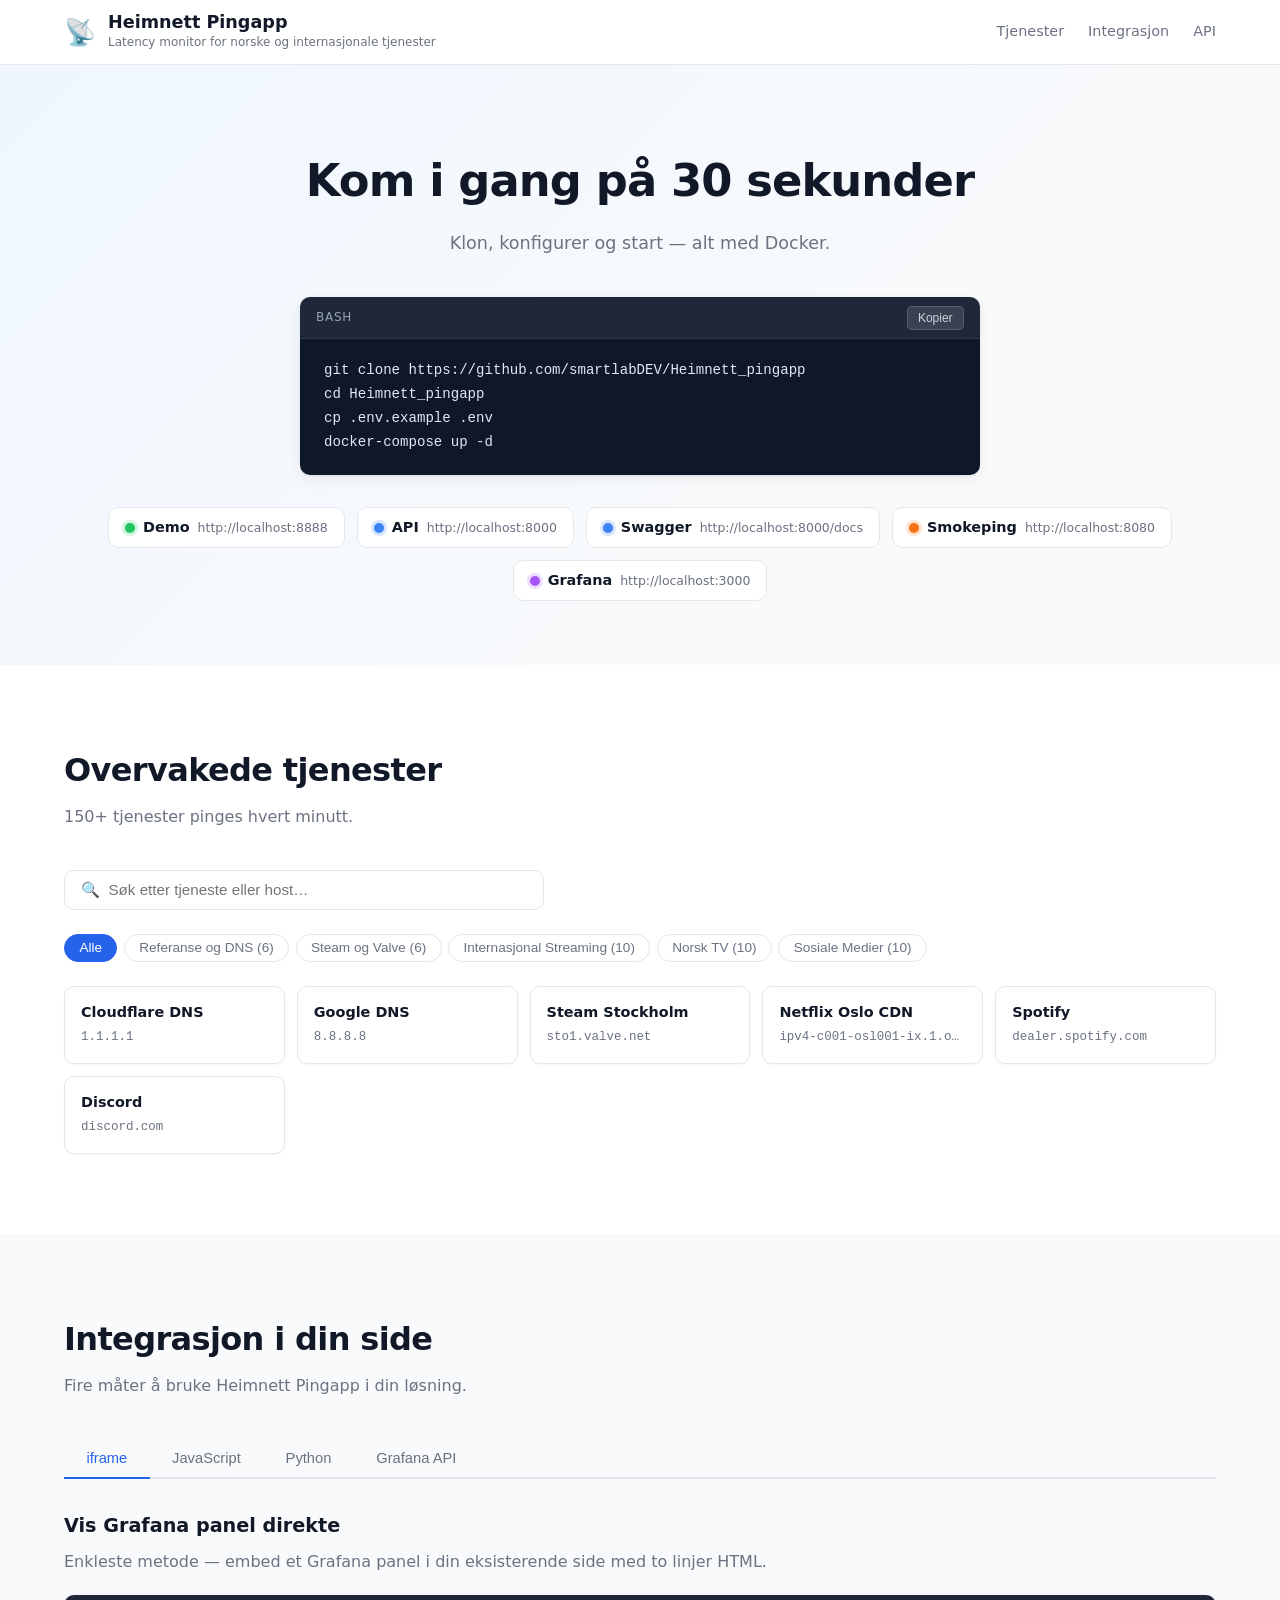
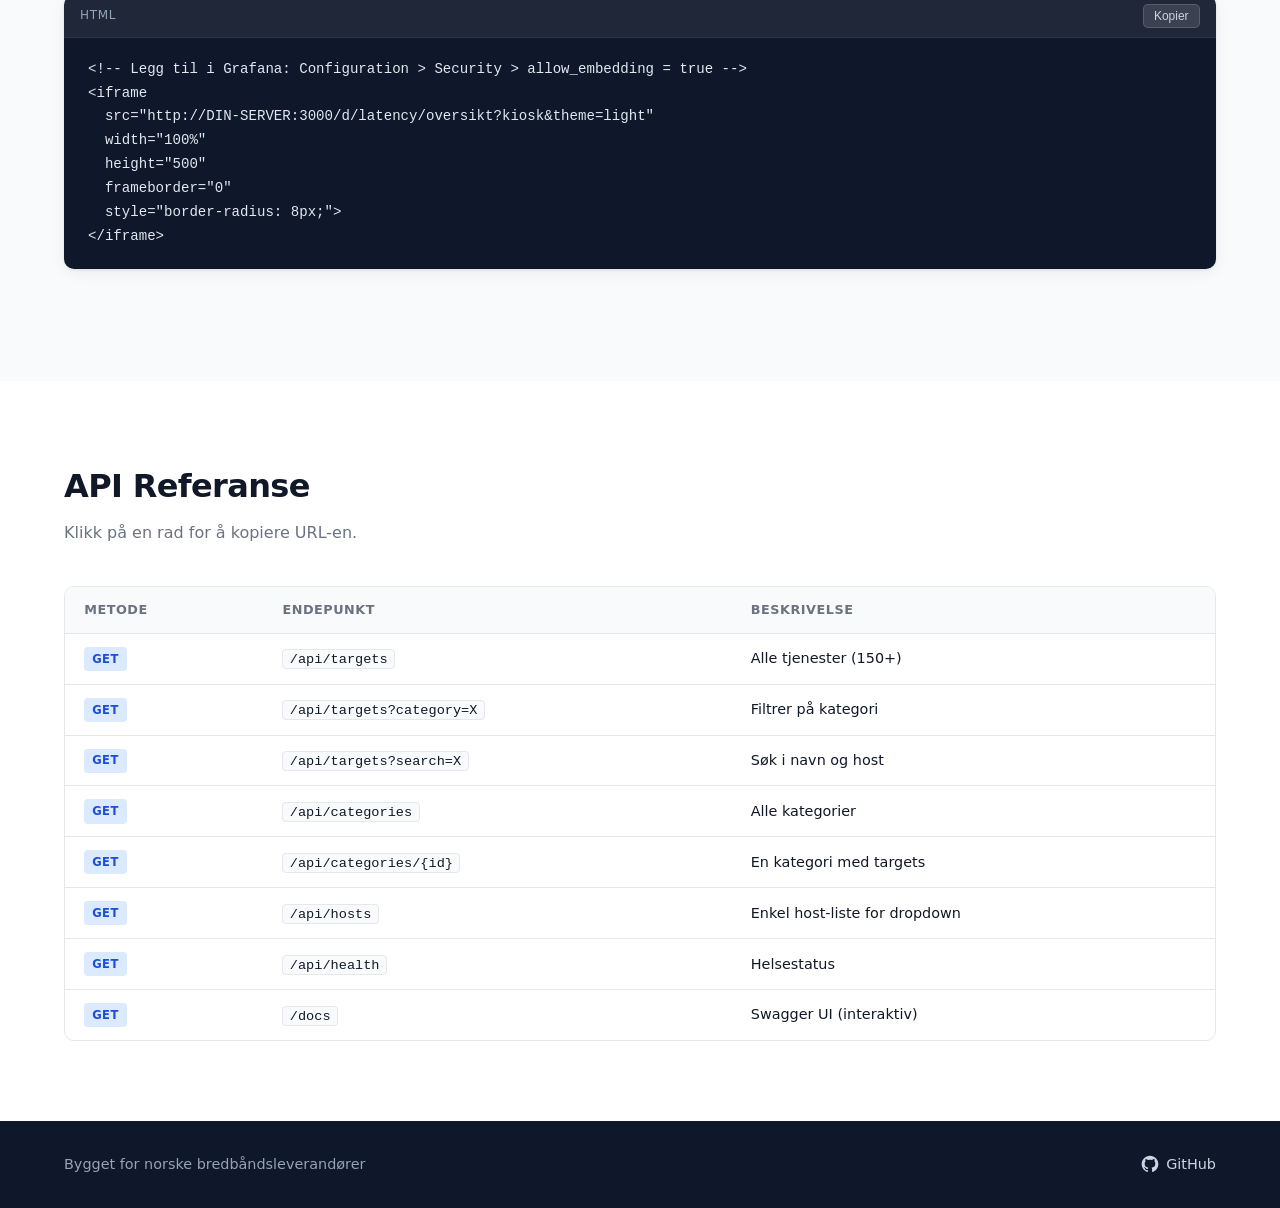
<file: web/index.html>
<!DOCTYPE html>
<html lang="no">
<head>
  <meta charset="UTF-8" />
  <meta name="viewport" content="width=device-width, initial-scale=1.0" />
  <title>Heimnett Pingapp — Latency Monitor</title>
  <link rel="stylesheet" href="style.css" />
</head>
<body>

  <!-- HEADER -->
  <header>
    <div class="container header-inner">
      <div class="logo">
        <span class="logo-icon">📡</span>
        <div>
          <span class="logo-name">Heimnett Pingapp</span>
          <span class="logo-tagline">Latency monitor for norske og internasjonale tjenester</span>
        </div>
      </div>
      <nav>
        <a href="#tjenester">Tjenester</a>
        <a href="#integrasjon">Integrasjon</a>
        <a href="#api-ref">API</a>
      </nav>
    </div>
  </header>

  <!-- HERO -->
  <section class="hero">
    <div class="container">
      <h1>Kom i gang på 30 sekunder</h1>
      <p class="hero-sub">Klon, konfigurer og start — alt med Docker.</p>

      <div class="code-block-wrap">
        <div class="code-block-header">
          <span class="code-lang">bash</span>
          <button class="copy-btn" data-target="cmd-start">Kopier</button>
        </div>
        <pre id="cmd-start"><code>git clone https://github.com/smartlabDEV/Heimnett_pingapp
cd Heimnett_pingapp
cp .env.example .env
docker-compose up -d</code></pre>
      </div>

      <div class="status-grid">
        <a class="status-item" href="http://localhost:8888" target="_blank">
          <span class="status-dot green"></span>
          <span class="status-label">Demo</span>
          <span class="status-url">http://localhost:8888</span>
        </a>
        <a class="status-item" href="http://localhost:8000" target="_blank">
          <span class="status-dot blue"></span>
          <span class="status-label">API</span>
          <span class="status-url">http://localhost:8000</span>
        </a>
        <a class="status-item" href="http://localhost:8000/docs" target="_blank">
          <span class="status-dot blue"></span>
          <span class="status-label">Swagger</span>
          <span class="status-url">http://localhost:8000/docs</span>
        </a>
        <a class="status-item" href="http://localhost:8080" target="_blank">
          <span class="status-dot orange"></span>
          <span class="status-label">Smokeping</span>
          <span class="status-url">http://localhost:8080</span>
        </a>
        <a class="status-item" href="http://localhost:3000" target="_blank">
          <span class="status-dot purple"></span>
          <span class="status-label">Grafana</span>
          <span class="status-url">http://localhost:3000</span>
        </a>
      </div>
    </div>
  </section>

  <!-- TJENESTER -->
  <section id="tjenester" class="section">
    <div class="container">
      <h2>Overvakede tjenester</h2>
      <p class="section-sub">150+ tjenester pinges hvert minutt.</p>

      <div class="search-wrap">
        <input type="text" id="search-input" placeholder="🔍  Søk etter tjeneste eller host…" />
      </div>

      <div id="category-tabs" class="tabs"></div>
      <div id="targets-grid" class="targets-grid"></div>
      <div id="targets-empty" class="empty-msg" style="display:none">Ingen treff.</div>
    </div>
  </section>

  <!-- INTEGRASJON -->
  <section id="integrasjon" class="section section-alt">
    <div class="container">
      <h2>Integrasjon i din side</h2>
      <p class="section-sub">Fire måter å bruke Heimnett Pingapp i din løsning.</p>

      <div class="int-tabs">
        <button class="int-tab active" data-tab="iframe">iframe</button>
        <button class="int-tab" data-tab="js">JavaScript</button>
        <button class="int-tab" data-tab="python">Python</button>
        <button class="int-tab" data-tab="grafana">Grafana API</button>
      </div>

      <!-- iframe -->
      <div class="int-panel active" id="tab-iframe">
        <h3>Vis Grafana panel direkte</h3>
        <p>Enkleste metode — embed et Grafana panel i din eksisterende side med to linjer HTML.</p>
        <div class="code-block-wrap">
          <div class="code-block-header">
            <span class="code-lang">html</span>
            <button class="copy-btn" data-target="code-iframe">Kopier</button>
          </div>
          <pre id="code-iframe"><code>&lt;!-- Legg til i Grafana: Configuration &gt; Security &gt; allow_embedding = true --&gt;
&lt;iframe
  src="http://DIN-SERVER:3000/d/latency/oversikt?kiosk&amp;theme=light"
  width="100%"
  height="500"
  frameborder="0"
  style="border-radius: 8px;"&gt;
&lt;/iframe&gt;</code></pre>
        </div>
      </div>

      <!-- JavaScript -->
      <div class="int-panel" id="tab-js">
        <h3>Hent data med fetch()</h3>
        <p>Hent liste over overvakede tjenester og bygg din egen visning.</p>
        <div class="code-block-wrap">
          <div class="code-block-header">
            <span class="code-lang">javascript</span>
            <button class="copy-btn" data-target="code-js">Kopier</button>
          </div>
          <pre id="code-js"><code>// Hent alle tjenester
const res = await fetch('http://DIN-SERVER:8000/api/targets')
const { targets } = await res.json()

// Filtrer pa kategori
const gaming = await fetch('http://DIN-SERVER:8000/api/targets?category=Gaming_Steam')
const { targets: gamingTargets } = await gaming.json()

// Soek
const netflix = await fetch('http://DIN-SERVER:8000/api/targets?search=netflix')</code></pre>
        </div>
      </div>

      <!-- Python -->
      <div class="int-panel" id="tab-python">
        <h3>Hent data med requests</h3>
        <div class="code-block-wrap">
          <div class="code-block-header">
            <span class="code-lang">python</span>
            <button class="copy-btn" data-target="code-python">Kopier</button>
          </div>
          <pre id="code-python"><code>import requests

BASE = 'http://DIN-SERVER:8000'

# Alle tjenester
r = requests.get(f'{BASE}/api/targets')
targets = r.json()['targets']

# Filtrer pa kategori
gaming = requests.get(f'{BASE}/api/targets', params={'category': 'Gaming_Steam'})

# Alle kategorier
categories = requests.get(f'{BASE}/api/categories').json()</code></pre>
        </div>
      </div>

      <!-- Grafana API -->
      <div class="int-panel" id="tab-grafana">
        <h3>Hent latency-data fra Grafana</h3>
        <p>For full kontroll — hent raa latency-data og tegn dine egne grafer.</p>
        <div class="code-block-wrap">
          <div class="code-block-header">
            <span class="code-lang">javascript</span>
            <button class="copy-btn" data-target="code-grafana">Kopier</button>
          </div>
          <pre id="code-grafana"><code>// Generer API-nokkel i Grafana: Configuration &gt; API keys
const GRAFANA = 'http://DIN-SERVER:3000'
const API_KEY = 'din-api-nokkel'

// Hent dashboard
const res = await fetch(`${GRAFANA}/api/dashboards/home`, {
  headers: { 'Authorization': `Bearer ${API_KEY}` }
})

// Hent alle datasources
const ds = await fetch(`${GRAFANA}/api/datasources`, {
  headers: { 'Authorization': `Bearer ${API_KEY}` }
})</code></pre>
        </div>
      </div>
    </div>
  </section>

  <!-- API REFERANSE -->
  <section id="api-ref" class="section">
    <div class="container">
      <h2>API Referanse</h2>
      <p class="section-sub">Klikk på en rad for å kopiere URL-en.</p>

      <div class="table-wrap">
        <table class="api-table">
          <thead>
            <tr>
              <th>Metode</th>
              <th>Endepunkt</th>
              <th>Beskrivelse</th>
            </tr>
          </thead>
          <tbody>
            <tr class="clickable-row" data-url="http://localhost:8000/api/targets">
              <td><span class="badge get">GET</span></td>
              <td><code>/api/targets</code></td>
              <td>Alle tjenester (150+)</td>
            </tr>
            <tr class="clickable-row" data-url="http://localhost:8000/api/targets?category=Gaming_Steam">
              <td><span class="badge get">GET</span></td>
              <td><code>/api/targets?category=X</code></td>
              <td>Filtrer på kategori</td>
            </tr>
            <tr class="clickable-row" data-url="http://localhost:8000/api/targets?search=netflix">
              <td><span class="badge get">GET</span></td>
              <td><code>/api/targets?search=X</code></td>
              <td>Søk i navn og host</td>
            </tr>
            <tr class="clickable-row" data-url="http://localhost:8000/api/categories">
              <td><span class="badge get">GET</span></td>
              <td><code>/api/categories</code></td>
              <td>Alle kategorier</td>
            </tr>
            <tr class="clickable-row" data-url="http://localhost:8000/api/categories/Gaming_Steam">
              <td><span class="badge get">GET</span></td>
              <td><code>/api/categories/{id}</code></td>
              <td>En kategori med targets</td>
            </tr>
            <tr class="clickable-row" data-url="http://localhost:8000/api/hosts">
              <td><span class="badge get">GET</span></td>
              <td><code>/api/hosts</code></td>
              <td>Enkel host-liste for dropdown</td>
            </tr>
            <tr class="clickable-row" data-url="http://localhost:8000/api/health">
              <td><span class="badge get">GET</span></td>
              <td><code>/api/health</code></td>
              <td>Helsestatus</td>
            </tr>
            <tr class="clickable-row" data-url="http://localhost:8000/docs">
              <td><span class="badge get">GET</span></td>
              <td><code>/docs</code></td>
              <td>Swagger UI (interaktiv)</td>
            </tr>
          </tbody>
        </table>
      </div>
      <div id="copy-toast" class="toast" aria-live="polite"></div>
    </div>
  </section>

  <!-- FOOTER -->
  <footer>
    <div class="container footer-inner">
      <span>Bygget for norske bredbåndsleverandører</span>
      <a href="https://github.com/smartlabDEV/Heimnett_pingapp" target="_blank" rel="noopener">
        <svg width="20" height="20" viewBox="0 0 24 24" fill="currentColor" aria-hidden="true"><path d="M12 2C6.477 2 2 6.477 2 12c0 4.418 2.865 8.166 6.839 9.489.5.092.682-.217.682-.483 0-.237-.009-.868-.013-1.703-2.782.604-3.369-1.342-3.369-1.342-.454-1.154-1.11-1.461-1.11-1.461-.908-.62.069-.608.069-.608 1.003.07 1.531 1.03 1.531 1.03.892 1.529 2.341 1.087 2.91.832.092-.647.35-1.088.636-1.338-2.22-.253-4.555-1.11-4.555-4.943 0-1.091.39-1.984 1.029-2.683-.103-.253-.446-1.27.098-2.647 0 0 .84-.269 2.75 1.025A9.578 9.578 0 0 1 12 6.836a9.59 9.59 0 0 1 2.504.337c1.909-1.294 2.747-1.025 2.747-1.025.546 1.377.203 2.394.1 2.647.64.699 1.028 1.592 1.028 2.683 0 3.842-2.339 4.687-4.566 4.935.359.309.678.919.678 1.852 0 1.336-.012 2.415-.012 2.743 0 .267.18.579.688.481C19.138 20.163 22 16.418 22 12c0-5.523-4.477-10-10-10z"/></svg>
        GitHub
      </a>
    </div>
  </footer>

  <script src="app.js"></script>
</body>
</html>
</file>
<file: web/style.css>
/* ── Reset & Base ─────────────────────────────────────────────────── */
*, *::before, *::after { box-sizing: border-box; margin: 0; padding: 0; }

:root {
  --white:   #ffffff;
  --bg:      #f8fafc;
  --text:    #111827;
  --muted:   #6b7280;
  --accent:  #2563eb;
  --accent-h:#1d4ed8;
  --dark:    #0f172a;
  --border:  #e5e7eb;
  --radius:  10px;
  --shadow:  0 1px 3px rgba(0,0,0,.08), 0 4px 16px rgba(0,0,0,.06);
}

html { scroll-behavior: smooth; }

body {
  font-family: system-ui, -apple-system, BlinkMacSystemFont, 'Segoe UI', sans-serif;
  background: var(--white);
  color: var(--text);
  line-height: 1.6;
}

a { color: inherit; text-decoration: none; }

.container {
  max-width: 1200px;
  margin: 0 auto;
  padding: 0 1.5rem;
}

/* ── Header ───────────────────────────────────────────────────────── */
header {
  position: sticky;
  top: 0;
  z-index: 100;
  background: rgba(255,255,255,.92);
  backdrop-filter: blur(12px);
  border-bottom: 1px solid var(--border);
}

.header-inner {
  display: flex;
  align-items: center;
  justify-content: space-between;
  height: 64px;
}

.logo {
  display: flex;
  align-items: center;
  gap: .75rem;
}

.logo-icon { font-size: 1.6rem; }

.logo-name {
  display: block;
  font-weight: 700;
  font-size: 1.1rem;
  line-height: 1.2;
}

.logo-tagline {
  display: block;
  font-size: .75rem;
  color: var(--muted);
}

nav { display: flex; gap: 1.5rem; }

nav a {
  font-size: .9rem;
  font-weight: 500;
  color: var(--muted);
  transition: color .15s;
}

nav a:hover { color: var(--accent); }

/* ── Hero ─────────────────────────────────────────────────────────── */
.hero {
  background: linear-gradient(135deg, #eff6ff 0%, var(--bg) 60%);
  padding: 5rem 0 4rem;
  text-align: center;
}

.hero h1 {
  font-size: clamp(1.8rem, 4vw, 2.8rem);
  font-weight: 800;
  letter-spacing: -.02em;
  margin-bottom: .75rem;
}

.hero-sub {
  font-size: 1.1rem;
  color: var(--muted);
  margin-bottom: 2.5rem;
}

/* ── Code blocks ──────────────────────────────────────────────────── */
.code-block-wrap {
  background: var(--dark);
  border-radius: var(--radius);
  overflow: hidden;
  text-align: left;
  max-width: 680px;
  margin: 0 auto 2rem;
  box-shadow: var(--shadow);
}

.code-block-header {
  display: flex;
  justify-content: space-between;
  align-items: center;
  padding: .55rem 1rem;
  background: rgba(255,255,255,.07);
  border-bottom: 1px solid rgba(255,255,255,.06);
}

.code-lang {
  font-size: .75rem;
  text-transform: uppercase;
  letter-spacing: .06em;
  color: #94a3b8;
}

pre {
  padding: 1.25rem 1.5rem;
  overflow-x: auto;
}

pre code {
  font-family: 'SFMono-Regular', Consolas, 'Liberation Mono', Menlo, monospace;
  font-size: .88rem;
  color: #e2e8f0;
  line-height: 1.7;
  white-space: pre;
}

/* copy button */
.copy-btn {
  background: rgba(255,255,255,.12);
  border: 1px solid rgba(255,255,255,.15);
  color: #cbd5e1;
  font-size: .75rem;
  padding: .25rem .65rem;
  border-radius: 5px;
  cursor: pointer;
  transition: background .15s, color .15s;
}

.copy-btn:hover { background: rgba(255,255,255,.22); color: #fff; }
.copy-btn.copied { background: #16a34a; color: #fff; border-color: #16a34a; }

/* ── Status grid ─────────────────────────────────────────────────── */
.status-grid {
  display: flex;
  flex-wrap: wrap;
  gap: .75rem;
  justify-content: center;
}

.status-item {
  display: flex;
  align-items: center;
  gap: .5rem;
  background: var(--white);
  border: 1px solid var(--border);
  border-radius: var(--radius);
  padding: .5rem 1rem;
  transition: box-shadow .15s, transform .15s;
  cursor: pointer;
}

.status-item:hover {
  box-shadow: var(--shadow);
  transform: translateY(-2px);
}

.status-dot {
  width: 10px; height: 10px;
  border-radius: 50%;
  flex-shrink: 0;
}

.status-dot.green  { background: #22c55e; box-shadow: 0 0 0 3px rgba(34,197,94,.2); }
.status-dot.blue   { background: #3b82f6; box-shadow: 0 0 0 3px rgba(59,130,246,.2); }
.status-dot.orange { background: #f97316; box-shadow: 0 0 0 3px rgba(249,115,22,.2); }
.status-dot.purple { background: #a855f7; box-shadow: 0 0 0 3px rgba(168,85,247,.2); }

.status-label { font-weight: 600; font-size: .9rem; }
.status-url   { font-size: .78rem; color: var(--muted); }

/* ── Sections ────────────────────────────────────────────────────── */
.section     { padding: 5rem 0; }
.section-alt { background: var(--bg); }

.section h2 {
  font-size: clamp(1.4rem, 3vw, 2rem);
  font-weight: 800;
  letter-spacing: -.02em;
  margin-bottom: .5rem;
}

.section-sub {
  font-size: 1rem;
  color: var(--muted);
  margin-bottom: 2.5rem;
}

/* ── Search ──────────────────────────────────────────────────────── */
.search-wrap { margin-bottom: 1.5rem; }

#search-input {
  width: 100%;
  max-width: 480px;
  padding: .65rem 1rem;
  border: 1px solid var(--border);
  border-radius: var(--radius);
  font-size: .95rem;
  outline: none;
  transition: border-color .15s, box-shadow .15s;
}

#search-input:focus {
  border-color: var(--accent);
  box-shadow: 0 0 0 3px rgba(37,99,235,.12);
}

/* ── Category tabs ───────────────────────────────────────────────── */
.tabs {
  display: flex;
  flex-wrap: wrap;
  gap: .4rem;
  margin-bottom: 1.5rem;
}

.tab-btn {
  background: none;
  border: 1px solid var(--border);
  border-radius: 20px;
  padding: .35rem .9rem;
  font-size: .85rem;
  font-weight: 500;
  cursor: pointer;
  transition: all .15s;
  color: var(--muted);
}

.tab-btn:hover { border-color: var(--accent); color: var(--accent); }

.tab-btn.active {
  background: var(--accent);
  border-color: var(--accent);
  color: var(--white);
}

/* ── Targets grid ────────────────────────────────────────────────── */
.targets-grid {
  display: grid;
  grid-template-columns: repeat(auto-fill, minmax(220px, 1fr));
  gap: .75rem;
}

.target-card {
  background: var(--white);
  border: 1px solid var(--border);
  border-radius: var(--radius);
  padding: .9rem 1rem;
  box-shadow: 0 1px 2px rgba(0,0,0,.04);
  transition: box-shadow .15s, transform .15s;
}

.target-card:hover {
  box-shadow: var(--shadow);
  transform: translateY(-2px);
}

.target-name {
  font-weight: 600;
  font-size: .9rem;
  margin-bottom: .25rem;
  white-space: nowrap;
  overflow: hidden;
  text-overflow: ellipsis;
}

.target-host {
  font-size: .78rem;
  color: var(--muted);
  font-family: 'SFMono-Regular', Consolas, monospace;
  white-space: nowrap;
  overflow: hidden;
  text-overflow: ellipsis;
}

.empty-msg {
  color: var(--muted);
  padding: 2rem 0;
  text-align: center;
}

/* ── Integration tabs ────────────────────────────────────────────── */
.int-tabs {
  display: flex;
  gap: 0;
  margin-bottom: 0;
  border-bottom: 2px solid var(--border);
}

.int-tab {
  background: none;
  border: none;
  padding: .7rem 1.4rem;
  font-size: .92rem;
  font-weight: 500;
  cursor: pointer;
  color: var(--muted);
  border-bottom: 2px solid transparent;
  margin-bottom: -2px;
  transition: color .15s, border-color .15s;
}

.int-tab:hover { color: var(--accent); }

.int-tab.active {
  color: var(--accent);
  border-bottom-color: var(--accent);
}

.int-panel { display: none; padding-top: 2rem; }
.int-panel.active { display: block; }

.int-panel h3 {
  font-size: 1.2rem;
  font-weight: 700;
  margin-bottom: .5rem;
}

.int-panel p {
  color: var(--muted);
  margin-bottom: 1.25rem;
}

.int-panel .code-block-wrap { max-width: 100%; }

/* ── API table ───────────────────────────────────────────────────── */
.table-wrap {
  overflow-x: auto;
  border-radius: var(--radius);
  border: 1px solid var(--border);
}

.api-table {
  width: 100%;
  border-collapse: collapse;
  font-size: .9rem;
}

.api-table thead {
  background: var(--bg);
}

.api-table th {
  padding: .8rem 1.2rem;
  text-align: left;
  font-weight: 600;
  color: var(--muted);
  font-size: .8rem;
  text-transform: uppercase;
  letter-spacing: .04em;
  border-bottom: 1px solid var(--border);
}

.api-table td {
  padding: .8rem 1.2rem;
  border-bottom: 1px solid var(--border);
}

.api-table tbody tr:last-child td { border-bottom: none; }

.api-table .clickable-row {
  cursor: pointer;
  transition: background .1s;
}

.api-table .clickable-row:hover { background: #eff6ff; }

.badge {
  display: inline-block;
  font-size: .72rem;
  font-weight: 700;
  letter-spacing: .04em;
  padding: .18rem .5rem;
  border-radius: 4px;
  text-transform: uppercase;
}

.badge.get {
  background: #dbeafe;
  color: #1d4ed8;
}

.api-table code {
  font-family: 'SFMono-Regular', Consolas, monospace;
  font-size: .85rem;
  background: var(--bg);
  padding: .1rem .4rem;
  border-radius: 4px;
  border: 1px solid var(--border);
}

/* ── Toast ───────────────────────────────────────────────────────── */
.toast {
  position: fixed;
  bottom: 2rem;
  left: 50%;
  transform: translateX(-50%) translateY(2rem);
  background: var(--dark);
  color: #f1f5f9;
  padding: .65rem 1.4rem;
  border-radius: 8px;
  font-size: .9rem;
  font-weight: 500;
  opacity: 0;
  pointer-events: none;
  transition: opacity .2s, transform .2s;
  z-index: 9999;
}

.toast.show {
  opacity: 1;
  transform: translateX(-50%) translateY(0);
}

/* ── Footer ──────────────────────────────────────────────────────── */
footer {
  background: var(--dark);
  color: #94a3b8;
  padding: 2rem 0;
}

.footer-inner {
  display: flex;
  align-items: center;
  justify-content: space-between;
  gap: 1rem;
  flex-wrap: wrap;
  font-size: .9rem;
}

footer a {
  display: flex;
  align-items: center;
  gap: .4rem;
  color: #cbd5e1;
  font-weight: 500;
  transition: color .15s;
}

footer a:hover { color: var(--white); }

/* ── Responsive ──────────────────────────────────────────────────── */
@media (max-width: 640px) {
  .header-inner { gap: 1rem; }
  nav { gap: 1rem; }
  .logo-tagline { display: none; }

  .hero { padding: 3rem 0 2.5rem; }

  .status-grid { gap: .5rem; }
  .status-url  { display: none; }

  .int-tabs { overflow-x: auto; }
  .int-tab  { white-space: nowrap; }

  .footer-inner { flex-direction: column; text-align: center; }
}
</file>
